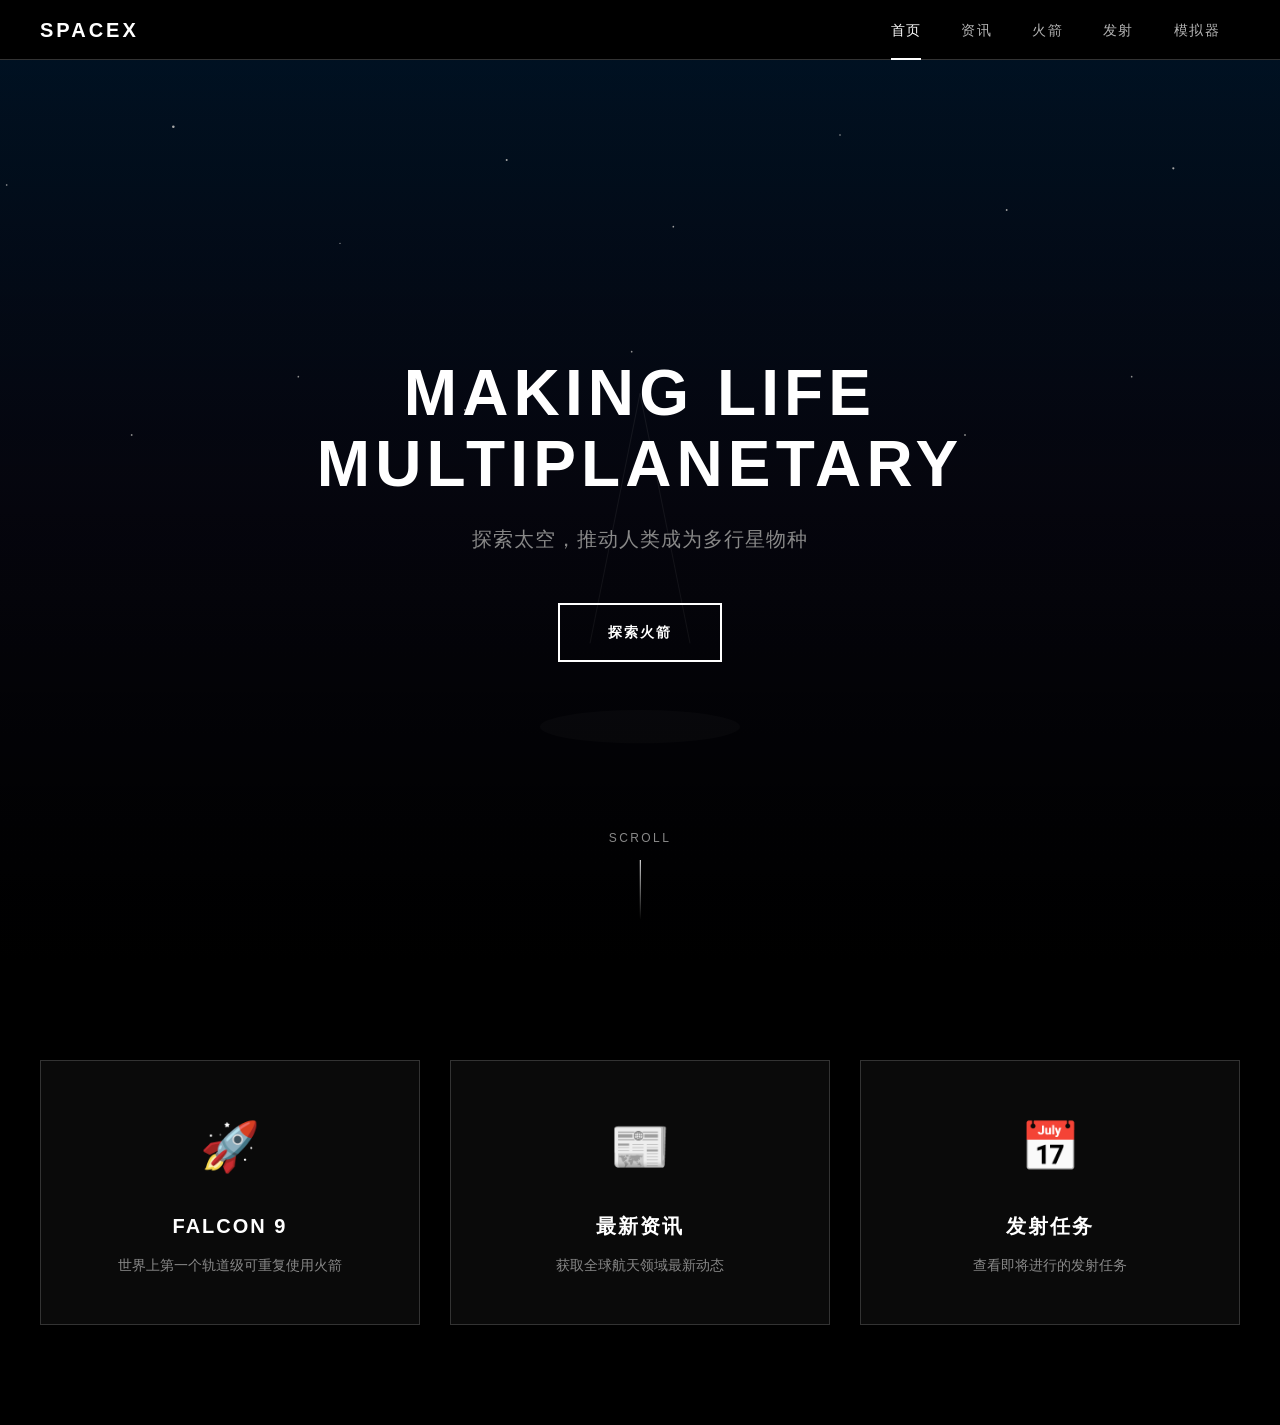
<file: SXE/spacex.html>
<!DOCTYPE html>
<html lang="zh-CN">
<head>
    <meta charset="UTF-8">
    <meta name="viewport" content="width=device-width, initial-scale=1.0, user-scalable=no">
    <meta name="theme-color" content="#000000">
    <title>SpaceX Explorer</title>
    <style>
/* ========================================
   SpaceX Explorer - 全局样式
   ======================================== */

/* CSS 变量 */
:root {
    --bg: #000000;
    --bg2: #0a0a0a;
    --bg3: #111111;
    --ink: #ffffff;
    --muted: #888888;
    --rule: #333333;
    --accent: #ffffff;
    --accent2: #cccccc;
    --success: #00ff88;
    --warning: #ffaa00;
    --danger: #ff4444;
    --font-main: 'Helvetica Neue', Helvetica, Arial, sans-serif;
    --font-mono: 'Courier New', monospace;
    --nav-height: 60px;
    --max-width: 1400px;
    --section-padding: 80px;
}

/* 重置 */
*, *::before, *::after {
    margin: 0;
    padding: 0;
    box-sizing: border-box;
}

html {
    font-size: 16px;
    scroll-behavior: smooth;
}

body {
    font-family: var(--font-main);
    background-color: var(--bg);
    color: var(--ink);
    line-height: 1.6;
    overflow-x: hidden;
    -webkit-font-smoothing: antialiased;
    -moz-osx-font-smoothing: grayscale;
}

/* 滚动条 */
::-webkit-scrollbar {
    width: 6px;
}

::-webkit-scrollbar-track {
    background: var(--bg);
}

::-webkit-scrollbar-thumb {
    background: var(--rule);
    border-radius: 3px;
}

::-webkit-scrollbar-thumb:hover {
    background: var(--muted);
}

/* 选择 */
::selection {
    background: var(--ink);
    color: var(--bg);
}

/* 链接 */
a {
    color: var(--ink);
    text-decoration: none;
    transition: opacity 0.3s ease;
}

a:hover {
    opacity: 0.7;
}

/* 按钮 */
button {
    font-family: var(--font-main);
    cursor: pointer;
    border: none;
    background: none;
    color: var(--ink);
    transition: all 0.3s ease;
}

/* 图片 */
img {
    max-width: 100%;
    height: auto;
    display: block;
}

/* ========================================
   导航栏
   ======================================== */
.navbar {
    position: fixed;
    top: 0;
    left: 0;
    right: 0;
    height: var(--nav-height);
    background: rgba(0, 0, 0, 0.9);
    backdrop-filter: blur(10px);
    -webkit-backdrop-filter: blur(10px);
    z-index: 1000;
    display: flex;
    align-items: center;
    justify-content: space-between;
    padding: 0 40px;
    border-bottom: 1px solid var(--rule);
}

.nav-brand .logo {
    font-size: 1.25rem;
    font-weight: 700;
    letter-spacing: 0.15em;
    color: var(--ink);
}

.nav-menu {
    display: flex;
    list-style: none;
    gap: 0;
}

.nav-link {
    display: block;
    padding: 0 20px;
    font-size: 0.875rem;
    font-weight: 400;
    letter-spacing: 0.1em;
    text-transform: uppercase;
    line-height: var(--nav-height);
    position: relative;
    opacity: 0.7;
    transition: opacity 0.3s ease;
}

.nav-link::after {
    content: '';
    position: absolute;
    bottom: 0;
    left: 20px;
    right: 20px;
    height: 2px;
    background: var(--ink);
    transform: scaleX(0);
    transition: transform 0.3s ease;
}

.nav-link:hover,
.nav-link.active {
    opacity: 1;
}

.nav-link.active::after {
    transform: scaleX(1);
}

/* 移动端菜单按钮 */
.nav-toggle {
    display: none;
    flex-direction: column;
    gap: 5px;
    padding: 5px;
}

.nav-toggle span {
    display: block;
    width: 24px;
    height: 2px;
    background: var(--ink);
    transition: all 0.3s ease;
}

/* ========================================
   主内容区
   ======================================== */
.app {
    padding-top: var(--nav-height);
    min-height: 100vh;
}

.module {
    display: none;
    opacity: 0;
    animation: fadeIn 0.5s ease forwards;
}

.module.active {
    display: block;
}

@keyframes fadeIn {
    from { opacity: 0; transform: translateY(20px); }
    to { opacity: 1; transform: translateY(0); }
}

/* 模块标题 */
.module-header {
    padding: 60px 40px 30px;
    max-width: var(--max-width);
    margin: 0 auto;
    display: flex;
    align-items: center;
    justify-content: space-between;
}

.module-title {
    font-size: 2.5rem;
    font-weight: 700;
    letter-spacing: 0.1em;
    text-transform: uppercase;
    line-height: 1.2;
}

.section-subtitle {
    font-size: 1.125rem;
    font-weight: 400;
    letter-spacing: 0.15em;
    text-transform: uppercase;
    color: var(--muted);
    margin-bottom: 24px;
}

/* CTA 按钮 */
.cta-button {
    display: inline-block;
    padding: 16px 48px;
    border: 2px solid var(--ink);
    font-size: 0.875rem;
    font-weight: 700;
    letter-spacing: 0.15em;
    text-transform: uppercase;
    margin-top: 32px;
    transition: all 0.3s ease;
}

.cta-button:hover {
    background: var(--ink);
    color: var(--bg);
    opacity: 1;
}

/* 刷新按钮 */
.refresh-btn {
    width: 40px;
    height: 40px;
    border: 1px solid var(--rule);
    border-radius: 50%;
    font-size: 1.25rem;
    display: flex;
    align-items: center;
    justify-content: center;
    transition: all 0.3s ease;
}

.refresh-btn:hover {
    border-color: var(--ink);
    transform: rotate(180deg);
}

.refresh-btn.spinning {
    animation: spin 1s linear infinite;
}

@keyframes spin {
    from { transform: rotate(0deg); }
    to { transform: rotate(360deg); }
}

/* 状态标签 */
.status-badge {
    display: inline-block;
    padding: 4px 12px;
    font-size: 0.75rem;
    font-weight: 700;
    letter-spacing: 0.1em;
    text-transform: uppercase;
    border-radius: 2px;
}

.status-upcoming {
    background: var(--warning);
    color: var(--bg);
}

.status-success {
    background: var(--success);
    color: var(--bg);
}

.status-failed {
    background: var(--danger);
    color: var(--ink);
}

/* ========================================
   首页模块样式
   ======================================== */

/* 英雄区域 */
.hero {
    position: relative;
    height: 100vh;
    min-height: 600px;
    display: flex;
    flex-direction: column;
    justify-content: center;
    align-items: center;
    text-align: center;
    background: 
        linear-gradient(to bottom, rgba(0,0,0,0.3) 0%, rgba(0,0,0,0.7) 100%),
        url("data:image/svg+xml;utf8,<svg xmlns='http://www.w3.org/2000/svg' viewBox='0 0 1920 1080'><defs><linearGradient id='g' x1='0' y1='0' x2='0' y2='1'><stop offset='0' stop-color='%23001830'/><stop offset='0.5' stop-color='%230a0a1a'/><stop offset='1' stop-color='%23000000'/></linearGradient></defs><rect width='1920' height='1080' fill='url(%23g)'/>%3Cg fill='%23ffffff'%3E%3Ccircle cx='200' cy='150' r='1'/%3E%3Ccircle cx='400' cy='80' r='1.5'/%3E%3Ccircle cx='600' cy='220' r='0.8'/%3E%3Ccircle cx='800' cy='120' r='1.2'/%3E%3Ccircle cx='1000' cy='200' r='1'/%3E%3Ccircle cx='1200' cy='90' r='0.9'/%3E%3Ccircle cx='1400' cy='180' r='1.1'/%3E%3Ccircle cx='1600' cy='130' r='1.3'/%3E%3Ccircle cx='1800' cy='250' r='1'/%3E%3Ccircle cx='150' cy='400' r='0.8'/%3E%3Ccircle cx='350' cy='450' r='1.1'/%3E%3Ccircle cx='550' cy='380' r='1'/%3E%3Ccircle cx='750' cy='420' r='1.2'/%3E%3Ccircle cx='950' cy='350' r='1'/%3E%3Ccircle cx='1150' cy='400' r='0.9'/%3E%3Ccircle cx='1350' cy='450' r='1.1'/%3E%3Ccircle cx='1550' cy='380' r='1'/%3E%3Ccircle cx='1750' cy='420' r='1'/%3E%3C/g><g stroke='%23ffffff' stroke-width='1' opacity='0.15'><line x1='960' y1='400' x2='900' y2='700'/><line x1='960' y1='400' x2='1020' y2='700'/></g><ellipse cx='960' cy='800' rx='120' ry='20' fill='%23ffffff' opacity='0.05'/></svg>") center/cover no-repeat;
    padding: 0 20px;
}

.hero-content {
    max-width: 900px;
    animation: fadeInUp 1s ease 0.3s both;
}

.hero-title {
    font-size: clamp(2rem, 6vw, 4rem);
    font-weight: 700;
    letter-spacing: 0.08em;
    line-height: 1.1;
    text-transform: uppercase;
    margin-bottom: 24px;
}

.hero-subtitle {
    font-size: clamp(1rem, 2vw, 1.25rem);
    color: var(--muted);
    letter-spacing: 0.05em;
    margin-bottom: 16px;
}

/* 滚动指示器 */
.hero-scroll {
    position: absolute;
    bottom: 40px;
    left: 50%;
    transform: translateX(-50%);
    display: flex;
    flex-direction: column;
    align-items: center;
    gap: 12px;
    animation: fadeIn 1s ease 1s both;
}

.scroll-text {
    font-size: 0.75rem;
    letter-spacing: 0.2em;
    color: var(--muted);
    text-transform: uppercase;
}

.scroll-line {
    width: 1px;
    height: 60px;
    background: linear-gradient(to bottom, var(--ink), transparent);
    animation: scrollPulse 2s ease-in-out infinite;
}

@keyframes scrollPulse {
    0%, 100% { opacity: 1; transform: scaleY(1); }
    50% { opacity: 0.5; transform: scaleY(0.7); }
}

@keyframes fadeInUp {
    from { opacity: 0; transform: translateY(40px); }
    to { opacity: 1; transform: translateY(0); }
}

/* 特色卡片区域 */
.home-features {
    display: grid;
    grid-template-columns: repeat(3, 1fr);
    gap: 30px;
    max-width: var(--max-width);
    margin: 0 auto;
    padding: 100px 40px;
}

.feature-card {
    background: var(--bg2);
    border: 1px solid var(--rule);
    padding: 48px 32px;
    text-align: center;
    cursor: pointer;
    transition: all 0.4s ease;
    position: relative;
    overflow: hidden;
}

.feature-card::before {
    content: '';
    position: absolute;
    top: 0;
    left: 0;
    right: 0;
    height: 3px;
    background: var(--ink);
    transform: scaleX(0);
    transition: transform 0.4s ease;
}

.feature-card:hover {
    border-color: var(--ink);
    transform: translateY(-8px);
}

.feature-card:hover::before {
    transform: scaleX(1);
}

.feature-icon {
    font-size: 3rem;
    margin-bottom: 24px;
}

.feature-card h3 {
    font-size: 1.25rem;
    font-weight: 700;
    letter-spacing: 0.1em;
    text-transform: uppercase;
    margin-bottom: 12px;
}

.feature-card p {
    font-size: 0.875rem;
    color: var(--muted);
    line-height: 1.6;
}

/* ========================================
   资讯模块样式
   ======================================== */

.news-container {
    max-width: var(--max-width);
    margin: 0 auto;
    padding: 0 40px 80px;
}

/* 头条新闻 */
.news-hero {
    position: relative;
    height: 400px;
    margin-bottom: 40px;
    overflow: hidden;
    cursor: pointer;
    border: 1px solid var(--rule);
}

.news-hero-image {
    width: 100%;
    height: 100%;
    object-fit: cover;
    transition: transform 0.6s ease;
}

.news-hero:hover .news-hero-image {
    transform: scale(1.05);
}

.news-hero-overlay {
    position: absolute;
    bottom: 0;
    left: 0;
    right: 0;
    padding: 60px 40px 40px;
    background: linear-gradient(to top, rgba(0,0,0,0.95) 0%, rgba(0,0,0,0.5) 60%, transparent 100%);
}

.news-hero-tag {
    display: inline-block;
    padding: 4px 12px;
    background: var(--ink);
    color: var(--bg);
    font-size: 0.7rem;
    font-weight: 700;
    letter-spacing: 0.15em;
    text-transform: uppercase;
    margin-bottom: 16px;
}

.news-hero-title {
    font-size: 1.75rem;
    font-weight: 700;
    letter-spacing: 0.05em;
    line-height: 1.3;
    margin-bottom: 12px;
}

.news-hero-meta {
    font-size: 0.8rem;
    color: var(--muted);
    letter-spacing: 0.05em;
}

/* 新闻网格 */
.news-grid {
    display: grid;
    grid-template-columns: repeat(3, 1fr);
    gap: 24px;
}

.news-card {
    background: var(--bg2);
    border: 1px solid var(--rule);
    overflow: hidden;
    cursor: pointer;
    transition: all 0.4s ease;
    animation: fadeInUp 0.5s ease both;
}

.news-card:nth-child(1) { animation-delay: 0.05s; }
.news-card:nth-child(2) { animation-delay: 0.1s; }
.news-card:nth-child(3) { animation-delay: 0.15s; }
.news-card:nth-child(4) { animation-delay: 0.2s; }
.news-card:nth-child(5) { animation-delay: 0.25s; }
.news-card:nth-child(6) { animation-delay: 0.3s; }

.news-card:hover {
    border-color: var(--ink);
    transform: translateY(-4px);
}

.news-card-image {
    width: 100%;
    height: 180px;
    object-fit: cover;
}

.news-card-content {
    padding: 24px;
}

.news-card-source {
    font-size: 0.7rem;
    font-weight: 700;
    letter-spacing: 0.15em;
    text-transform: uppercase;
    color: var(--muted);
    margin-bottom: 12px;
}

.news-card-title {
    font-size: 1rem;
    font-weight: 700;
    letter-spacing: 0.03em;
    line-height: 1.4;
    margin-bottom: 12px;
    display: -webkit-box;
    -webkit-line-clamp: 2;
    -webkit-box-orient: vertical;
    overflow: hidden;
}

.news-card-summary {
    font-size: 0.85rem;
    color: var(--muted);
    line-height: 1.5;
    display: -webkit-box;
    -webkit-line-clamp: 3;
    -webkit-box-orient: vertical;
    overflow: hidden;
}

.news-card-date {
    font-size: 0.75rem;
    color: var(--muted);
    margin-top: 16px;
    letter-spacing: 0.05em;
}

/* 离线模式：新闻图片背景（CSS 渐变代替外部图片） */
.news-hero-bg {
    position: absolute;
    top: 0;
    left: 0;
    right: 0;
    bottom: 0;
    transition: transform 0.6s ease;
}
.news-hero:hover .news-hero-bg { transform: scale(1.05); }

.news-card-image {
    width: 100%;
    height: 180px;
    position: relative;
}

.bg-gradient-starship {
    background:
        radial-gradient(ellipse at center top, #1a3a5c 0%, #0a0a1a 40%, #000 100%);
}
.bg-gradient-starlink::before,
.news-card-image::before {
    content: '';
    position: absolute;
    top: 10%;
    left: 50%;
    width: 3px;
    height: 50%;
    background: linear-gradient(to bottom, transparent, #fff, transparent);
    opacity: 0.3;
}

.bg-gradient-starlink {
    background: linear-gradient(135deg, #0a1a2c 0%, #1a3a5c 50%, #000 100%);
    position: relative;
}
.bg-gradient-starlink::after {
    content: '';
    position: absolute;
    inset: 0;
    background:
        radial-gradient(circle at 20% 30%, #fff 0.5px, transparent 1px),
        radial-gradient(circle at 60% 20%, #fff 0.5px, transparent 1px),
        radial-gradient(circle at 80% 50%, #fff 0.5px, transparent 1px),
        radial-gradient(circle at 40% 70%, #fff 0.5px, transparent 1px),
        radial-gradient(circle at 70% 80%, #fff 0.5px, transparent 1px);
    opacity: 0.3;
}

.bg-gradient-dragon {
    background: linear-gradient(180deg, #1a2a3a 0%, #2a3a4a 50%, #0a0a0a 100%);
    position: relative;
}
.bg-gradient-dragon::after {
    content: '';
    position: absolute;
    left: 50%;
    top: 20%;
    width: 40px;
    height: 70%;
    transform: translateX(-50%);
    background: linear-gradient(to bottom, rgba(255,255,255,0.15), rgba(255,255,255,0.05));
    border-radius: 50% 50% 30% 30% / 40% 40% 20% 20%;
}

.bg-gradient-sea {
    background:
        linear-gradient(to bottom, #1a2a3a 0%, #2a4a5c 40%, #0a1a2c 100%);
    position: relative;
}
.bg-gradient-sea::after {
    content: '';
    position: absolute;
    left: 0; right: 0;
    bottom: 30%;
    height: 2px;
    background: rgba(255,255,255,0.1);
}

.bg-gradient-moon {
    background:
        radial-gradient(ellipse at 70% 40%, #3a3a4a 0%, #1a1a2a 50%, #000 100%);
    position: relative;
}
.bg-gradient-moon::after {
    content: '';
    position: absolute;
    top: 30%;
    left: 65%;
    width: 50px;
    height: 50px;
    border-radius: 50%;
    background: radial-gradient(circle at 35% 35%, #ddd, #888);
    box-shadow: 0 0 20px rgba(255,255,255,0.2);
}

.bg-gradient-launch {
    background:
        linear-gradient(to bottom, #0a0a1a 0%, #1a1a2a 30%, #2a1a0a 70%, #1a0a0a 100%);
    position: relative;
    overflow: hidden;
}
.bg-gradient-launch::after {
    content: '';
    position: absolute;
    left: 50%;
    top: 30%;
    width: 4px;
    height: 60%;
    transform: translateX(-50%);
    background: linear-gradient(to bottom, rgba(255,200,100,0.6), rgba(255,100,50,0.2), transparent);
    filter: blur(2px);
}

.bg-gradient-default {
    background: linear-gradient(135deg, #0a1a2c 0%, #1a2a3a 50%, #000 100%);
    position: relative;
}

/* 新闻状态 */
.news-status {
    text-align: center;
    padding: 20px;
    font-size: 0.875rem;
    color: var(--muted);
}

.news-status.error {
    color: var(--danger);
}

.news-status.loading {
    color: var(--muted);
}

/* 骨架屏 */
.skeleton {
    background: linear-gradient(90deg, var(--bg2) 25%, var(--bg3) 50%, var(--bg2) 75%);
    background-size: 200% 100%;
    animation: skeletonLoading 1.5s ease infinite;
}

@keyframes skeletonLoading {
    0% { background-position: 200% 0; }
    100% { background-position: -200% 0; }
}

/* ========================================
   火箭模块样式
   ======================================== */

.rocket-selector {
    display: flex;
    justify-content: center;
    gap: 0;
    max-width: var(--max-width);
    margin: 0 auto 40px;
    padding: 0 40px;
    border-bottom: 1px solid var(--rule);
}

.rocket-tab {
    padding: 16px 32px;
    font-size: 0.875rem;
    font-weight: 700;
    letter-spacing: 0.1em;
    text-transform: uppercase;
    border-bottom: 2px solid transparent;
    margin-bottom: -1px;
    opacity: 0.5;
    transition: all 0.3s ease;
}

.rocket-tab:hover {
    opacity: 0.8;
}

.rocket-tab.active {
    opacity: 1;
    border-bottom-color: var(--ink);
}

.rocket-display {
    max-width: var(--max-width);
    margin: 0 auto;
    padding: 0 40px 80px;
}

.rocket-info {
    display: grid;
    grid-template-columns: 1fr 1fr;
    gap: 60px;
    align-items: start;
}

.rocket-visual {
    position: relative;
    min-height: 500px;
    display: flex;
    align-items: center;
    justify-content: center;
}

.rocket-svg-container {
    width: 100%;
    max-width: 300px;
}

.rocket-svg-container svg {
    width: 100%;
    height: auto;
}

.rocket-details h3 {
    font-size: 2rem;
    font-weight: 700;
    letter-spacing: 0.1em;
    text-transform: uppercase;
    margin-bottom: 8px;
}

.rocket-subtitle {
    font-size: 1rem;
    color: var(--muted);
    letter-spacing: 0.05em;
    margin-bottom: 40px;
}

.rocket-specs {
    display: grid;
    grid-template-columns: 1fr 1fr;
    gap: 24px;
}

.spec-item {
    border-bottom: 1px solid var(--rule);
    padding-bottom: 16px;
}

.spec-label {
    font-size: 0.75rem;
    font-weight: 700;
    letter-spacing: 0.15em;
    text-transform: uppercase;
    color: var(--muted);
    margin-bottom: 8px;
}

.spec-value {
    font-size: 1.5rem;
    font-weight: 700;
    letter-spacing: 0.05em;
}

.spec-detail {
    font-size: 0.875rem;
    color: var(--muted);
    margin-top: 4px;
}

.rocket-description {
    margin-top: 40px;
    font-size: 0.95rem;
    line-height: 1.8;
    color: var(--muted);
}

/* 火箭导航按钮 */
.rocket-nav {
    display: flex;
    justify-content: center;
    gap: 20px;
    margin-top: 40px;
}

.rocket-nav-btn {
    width: 48px;
    height: 48px;
    border: 1px solid var(--rule);
    border-radius: 50%;
    font-size: 1.25rem;
    display: flex;
    align-items: center;
    justify-content: center;
    transition: all 0.3s ease;
}

.rocket-nav-btn:hover {
    border-color: var(--ink);
    background: var(--ink);
    color: var(--bg);
}

/* ========================================
   发射模块样式
   ======================================== */

.launch-countdown-section {
    max-width: var(--max-width);
    margin: 0 auto;
    padding: 0 40px 60px;
    text-align: center;
}

.countdown-display {
    display: flex;
    justify-content: center;
    gap: 40px;
    margin-top: 30px;
}

.countdown-item {
    text-align: center;
}

.countdown-value {
    display: block;
    font-size: clamp(3rem, 8vw, 5rem);
    font-weight: 700;
    letter-spacing: 0.05em;
    line-height: 1;
    font-variant-numeric: tabular-nums;
}

.countdown-label {
    display: block;
    font-size: 0.875rem;
    font-weight: 700;
    letter-spacing: 0.2em;
    text-transform: uppercase;
    color: var(--muted);
    margin-top: 12px;
}

/* 发射列表 */
.launch-list-section {
    max-width: var(--max-width);
    margin: 0 auto;
    padding: 0 40px 80px;
}

.launch-list {
    display: flex;
    flex-direction: column;
    gap: 16px;
}

.launch-item {
    display: grid;
    grid-template-columns: auto 1fr auto auto;
    gap: 24px;
    align-items: center;
    padding: 24px 32px;
    background: var(--bg2);
    border: 1px solid var(--rule);
    transition: all 0.3s ease;
}

.launch-item:hover {
    border-color: var(--ink);
}

.launch-status {
    min-width: 100px;
    text-align: center;
}

.launch-info h4 {
    font-size: 1.125rem;
    font-weight: 700;
    letter-spacing: 0.05em;
    margin-bottom: 6px;
}

.launch-info p {
    font-size: 0.875rem;
    color: var(--muted);
}

.launch-date {
    text-align: right;
    font-size: 0.875rem;
    color: var(--muted);
    letter-spacing: 0.05em;
}

.launch-date .date-day {
    font-size: 1.5rem;
    font-weight: 700;
    color: var(--ink);
    display: block;
}

/* ========================================
   模拟器模块样式
   ======================================== */

.simulator-container {
    max-width: var(--max-width);
    margin: 0 auto;
    padding: 0 40px 80px;
}

/* 组装区域 */
.assembly-section {
    margin-bottom: 40px;
}

.assembly-area {
    display: grid;
    grid-template-columns: 200px 1fr;
    gap: 40px;
    min-height: 500px;
}

.parts-panel {
    background: var(--bg2);
    border: 1px solid var(--rule);
    padding: 24px;
    display: flex;
    flex-direction: column;
    gap: 16px;
}

.rocket-part {
    width: 100%;
    height: 60px;
    background: var(--bg3);
    border: 2px solid var(--rule);
    display: flex;
    align-items: center;
    justify-content: center;
    font-size: 0.8rem;
    font-weight: 700;
    letter-spacing: 0.1em;
    text-transform: uppercase;
    cursor: grab;
    transition: all 0.3s ease;
    user-select: none;
    touch-action: none;
}

.rocket-part:hover {
    border-color: var(--ink);
    background: var(--bg);
}

.rocket-part.dragging-ghost {
    opacity: 0.95;
    cursor: grabbing;
    z-index: 9999;
    position: fixed;
    box-shadow: 0 15px 40px rgba(0, 255, 136, 0.3), 0 0 0 2px rgba(0, 255, 136, 0.6);
    transform: scale(1.08) rotate(-1deg);
    pointer-events: none;
    border-color: #00ff88 !important;
}

.rocket-part.placed {
    border-color: var(--success);
    background: rgba(0, 255, 136, 0.15);
    cursor: default;
    color: var(--success);
}

.rocket-part.auto-place {
    animation: pulseGreen 0.6s ease;
}

@keyframes pulseGreen {
    0% { transform: scale(1); box-shadow: 0 0 0 0 rgba(0, 255, 136, 0.7); }
    50% { transform: scale(1.1); box-shadow: 0 0 0 10px rgba(0, 255, 136, 0); }
    100% { transform: scale(1); box-shadow: none; }
}

.rocket-assembly-slot {
    background: var(--bg2);
    border: 2px dashed var(--rule);
    position: relative;
    display: flex;
    flex-direction: column;
    align-items: center;
    justify-content: center;
    padding: 30px;
    min-height: 500px;
    gap: 6px;
}

.rocket-assembly-slot.drag-over {
    border-color: var(--ink);
    background: rgba(255, 255, 255, 0.03);
}

.assembly-slot {
    width: 120px;
    height: 50px;
    border: 2px dashed var(--rule);
    display: flex;
    align-items: center;
    justify-content: center;
    font-size: 0.65rem;
    font-weight: 700;
    color: var(--muted);
    letter-spacing: 0.15em;
    text-transform: uppercase;
    opacity: 0.6;
    transition: all 0.3s ease;
}

.assembly-slot.drag-over {
    border-color: var(--success);
    opacity: 1;
    transform: scale(1.1);
}

.assembly-slot.filled {
    border: none;
    padding: 0;
    opacity: 1;
    height: 60px;
}

.assembly-progress {
    display: flex;
    align-items: center;
    gap: 20px;
    margin-top: 24px;
}

.progress-bar {
    flex: 1;
    height: 8px;
    background: var(--bg2);
    border-radius: 4px;
    overflow: hidden;
}

.progress-fill {
    height: 100%;
    width: 0%;
    background: var(--ink);
    border-radius: 4px;
    transition: width 0.5s ease;
}

.progress-text {
    font-size: 0.875rem;
    font-weight: 700;
    letter-spacing: 0.1em;
    min-width: 80px;
    text-align: right;
}

/* 发射台场景 */
.launchpad-section {
    text-align: center;
}

.launchpad-canvas-container {
    position: relative;
    width: 100%;
    height: 500px;
    background: linear-gradient(to bottom, #000000 0%, #0a0a1a 50%, #1a0a0a 100%);
    border: 1px solid var(--rule);
    overflow: hidden;
}

#launchpadCanvas {
    width: 100%;
    height: 100%;
}

.flight-data {
    position: absolute;
    top: 20px;
    left: 20px;
    display: flex;
    gap: 30px;
    background: rgba(0, 0, 0, 0.7);
    padding: 16px 24px;
    border: 1px solid var(--rule);
}

.data-item {
    text-align: center;
}

.data-label {
    display: block;
    font-size: 0.7rem;
    font-weight: 700;
    letter-spacing: 0.15em;
    text-transform: uppercase;
    color: var(--muted);
    margin-bottom: 6px;
}

.data-value {
    display: block;
    font-size: 1.25rem;
    font-weight: 700;
    letter-spacing: 0.05em;
    font-variant-numeric: tabular-nums;
}

.launch-controls {
    display: flex;
    justify-content: center;
    gap: 20px;
    margin-top: 30px;
}

.launch-btn {
    padding: 16px 64px;
    background: var(--ink);
    color: var(--bg);
    font-size: 1rem;
    font-weight: 700;
    letter-spacing: 0.2em;
    text-transform: uppercase;
    transition: all 0.3s ease;
}

.launch-btn:hover {
    background: var(--muted);
}

.launch-btn:disabled {
    opacity: 0.5;
    cursor: not-allowed;
}

.reset-btn {
    padding: 16px 48px;
    border: 2px solid var(--rule);
    font-size: 1rem;
    font-weight: 700;
    letter-spacing: 0.15em;
    text-transform: uppercase;
    transition: all 0.3s ease;
}

.reset-btn:hover {
    border-color: var(--ink);
}

.countdown-timer {
    font-size: clamp(2rem, 5vw, 4rem);
    font-weight: 700;
    letter-spacing: 0.1em;
    margin-top: 24px;
    font-variant-numeric: tabular-nums;
    min-height: 80px;
    display: flex;
    align-items: center;
    justify-content: center;
}

/* ========================================
   响应式设计
   ======================================== */

/* 平板 */
@media (max-width: 1024px) {
    .home-features {
        grid-template-columns: repeat(2, 1fr);
    }

    .news-grid {
        grid-template-columns: repeat(2, 1fr);
    }

    .rocket-info {
        grid-template-columns: 1fr;
        gap: 40px;
    }

    .rocket-visual {
        min-height: 300px;
    }

    .rocket-specs {
        grid-template-columns: repeat(2, 1fr);
    }

    .launch-item {
        grid-template-columns: 1fr;
        gap: 12px;
        text-align: center;
    }

    .launch-status {
        order: -1;
    }

    .launch-date {
        text-align: center;
    }

    .assembly-area {
        grid-template-columns: 1fr;
    }

    .parts-panel {
        flex-direction: row;
        flex-wrap: wrap;
        justify-content: center;
    }

    .rocket-part {
        width: 140px;
    }
}

/* 手机横屏 */
@media (max-width: 768px) {
    .navbar {
        padding: 0 20px;
    }

    .nav-toggle {
        display: flex;
    }

    .nav-menu {
        position: fixed;
        top: var(--nav-height);
        left: 0;
        right: 0;
        background: rgba(0, 0, 0, 0.98);
        flex-direction: column;
        align-items: center;
        padding: 20px 0;
        border-bottom: 1px solid var(--rule);
        transform: translateY(-100%);
        opacity: 0;
        pointer-events: none;
        transition: all 0.3s ease;
    }

    .nav-menu.open {
        transform: translateY(0);
        opacity: 1;
        pointer-events: all;
    }

    .nav-link {
        padding: 16px 20px;
        font-size: 1rem;
    }

    .module-header {
        padding: 40px 20px 20px;
    }

    .module-title {
        font-size: 1.75rem;
    }

    .home-features {
        grid-template-columns: 1fr;
        padding: 60px 20px;
    }

    .news-container {
        padding: 0 20px 60px;
    }

    .news-grid {
        grid-template-columns: 1fr;
    }

    .news-hero {
        height: 300px;
    }

    .news-hero-overlay {
        padding: 40px 20px 20px;
    }

    .news-hero-title {
        font-size: 1.25rem;
    }

    .rocket-selector {
        flex-wrap: wrap;
        padding: 0 20px;
    }

    .rocket-tab {
        padding: 12px 20px;
        font-size: 0.75rem;
    }

    .rocket-display {
        padding: 0 20px 60px;
    }

    .rocket-specs {
        grid-template-columns: 1fr;
    }

    .countdown-display {
        gap: 20px;
    }

    .countdown-value {
        font-size: 2.5rem;
    }

    .launch-countdown-section,
    .launch-list-section {
        padding: 0 20px 40px;
    }

    .simulator-container {
        padding: 0 20px 60px;
    }

    .launchpad-canvas-container {
        height: 350px;
    }

    .flight-data {
        flex-direction: column;
        gap: 12px;
        padding: 12px 16px;
    }

    .launch-controls {
        flex-direction: column;
        align-items: center;
    }

    .launch-btn,
    .reset-btn {
        width: 100%;
        max-width: 300px;
    }
}

/* 手机竖屏 */
@media (max-width: 480px) {
    .hero-title {
        font-size: 2rem;
    }

    .countdown-display {
        gap: 12px;
    }

    .countdown-value {
        font-size: 2rem;
    }

    .countdown-label {
        font-size: 0.7rem;
    }

    .feature-card {
        padding: 32px 24px;
    }

    .rocket-tab {
        padding: 10px 14px;
        font-size: 0.7rem;
    }

    .spec-value {
        font-size: 1.25rem;
    }
}

/* ========================================
   通用动画
   ======================================== */

@keyframes fadeIn {
    from { opacity: 0; }
    to { opacity: 1; }
}

@keyframes fadeInUp {
    from { opacity: 0; transform: translateY(30px); }
    to { opacity: 1; transform: translateY(0); }
}

@keyframes fadeInDown {
    from { opacity: 0; transform: translateY(-30px); }
    to { opacity: 1; transform: translateY(0); }
}

@keyframes slideInLeft {
    from { opacity: 0; transform: translateX(-50px); }
    to { opacity: 1; transform: translateX(0); }
}

@keyframes slideInRight {
    from { opacity: 0; transform: translateX(50px); }
    to { opacity: 1; transform: translateX(0); }
}

@keyframes scaleIn {
    from { opacity: 0; transform: scale(0.9); }
    to { opacity: 1; transform: scale(1); }
}

@keyframes pulse {
    0%, 100% { opacity: 1; }
    50% { opacity: 0.5; }
}

@keyframes shimmer {
    0% { background-position: -200% 0; }
    100% { background-position: 200% 0; }
}

@keyframes float {
    0%, 100% { transform: translateY(0); }
    50% { transform: translateY(-10px); }
}

@keyframes rotate {
    from { transform: rotate(0deg); }
    to { transform: rotate(360deg); }
}

@keyframes blink {
    0%, 100% { opacity: 1; }
    50% { opacity: 0; }
}

@keyframes countdownPulse {
    0% { transform: scale(1); }
    50% { transform: scale(1.1); }
    100% { transform: scale(1); }
}

.animate-fadeIn { animation: fadeIn 0.5s ease both; }
.animate-fadeInUp { animation: fadeInUp 0.6s ease both; }
.animate-fadeInDown { animation: fadeInDown 0.6s ease both; }
.animate-slideInLeft { animation: slideInLeft 0.6s ease both; }
.animate-slideInRight { animation: slideInRight 0.6s ease both; }
.animate-scaleIn { animation: scaleIn 0.5s ease both; }
.animate-pulse { animation: pulse 2s ease-in-out infinite; }
.animate-float { animation: float 3s ease-in-out infinite; }
    </style>
</head>
<body>
    <!-- 导航栏 -->
    <nav id="navbar" class="navbar">
        <div class="nav-brand">
            <span class="logo">SPACEX</span>
        </div>
        <button class="nav-toggle" id="navToggle" aria-label="菜单">
            <span></span>
            <span></span>
            <span></span>
        </button>
        <ul class="nav-menu" id="navMenu">
            <li><a href="#home" class="nav-link active" data-module="home">首页</a></li>
            <li><a href="#news" class="nav-link" data-module="news">资讯</a></li>
            <li><a href="#rockets" class="nav-link" data-module="rockets">火箭</a></li>
            <li><a href="#launches" class="nav-link" data-module="launches">发射</a></li>
            <li><a href="#simulator" class="nav-link" data-module="simulator">模拟器</a></li>
        </ul>
    </nav>

    <!-- 主内容区 -->
    <main id="app" class="app">
        <!-- 首页模块 -->
        <section id="home" class="module active">
            <div class="hero">
                <div class="hero-content">
                    <h1 class="hero-title">MAKING LIFE<br>MULTIPLANETARY</h1>
                    <p class="hero-subtitle">探索太空，推动人类成为多行星物种</p>
                    <a href="#rockets" class="cta-button">探索火箭</a>
                </div>
                <div class="hero-scroll">
                    <span class="scroll-text">SCROLL</span>
                    <div class="scroll-line"></div>
                </div>
            </div>
            <div class="home-features">
                <div class="feature-card" onclick="location.hash='rockets'">
                    <div class="feature-icon">&#128640;</div>
                    <h3>FALCON 9</h3>
                    <p>世界上第一个轨道级可重复使用火箭</p>
                </div>
                <div class="feature-card" onclick="location.hash='news'">
                    <div class="feature-icon">&#128240;</div>
                    <h3>最新资讯</h3>
                    <p>获取全球航天领域最新动态</p>
                </div>
                <div class="feature-card" onclick="location.hash='launches'">
                    <div class="feature-icon">&#128197;</div>
                    <h3>发射任务</h3>
                    <p>查看即将进行的发射任务</p>
                </div>
            </div>
        </section>

        <!-- 资讯模块 -->
        <section id="news" class="module">
            <div class="module-header">
                <h2 class="module-title">最新资讯</h2>
                <button class="refresh-btn" id="refreshNews" title="刷新资讯">&#x21bb;</button>
            </div>
            <div class="news-container">
                <div class="news-hero" id="newsHero"></div>
                <div class="news-grid" id="newsGrid"></div>
            </div>
            <div class="news-status" id="newsStatus"></div>
        </section>

        <!-- 火箭模块 -->
        <section id="rockets" class="module">
            <div class="module-header">
                <h2 class="module-title">火箭家族</h2>
            </div>
            <div class="rocket-selector">
                <button class="rocket-tab active" data-rocket="falcon9">FALCON 9</button>
                <button class="rocket-tab" data-rocket="falconHeavy">FALCON HEAVY</button>
                <button class="rocket-tab" data-rocket="starship">STARSHIP</button>
                <button class="rocket-tab" data-rocket="dragon">DRAGON</button>
            </div>
            <div class="rocket-display" id="rocketDisplay"></div>
        </section>

        <!-- 发射模块 -->
        <section id="launches" class="module">
            <div class="module-header">
                <h2 class="module-title">发射任务</h2>
            </div>
            <div class="launch-countdown-section">
                <h3 class="section-subtitle">下一次发射</h3>
                <div class="countdown-display" id="countdownDisplay">
                    <div class="countdown-item">
                        <span class="countdown-value" id="cdDays">00</span>
                        <span class="countdown-label">DAYS</span>
                    </div>
                    <div class="countdown-item">
                        <span class="countdown-value" id="cdHours">00</span>
                        <span class="countdown-label">HOURS</span>
                    </div>
                    <div class="countdown-item">
                        <span class="countdown-value" id="cdMinutes">00</span>
                        <span class="countdown-label">MINUTES</span>
                    </div>
                    <div class="countdown-item">
                        <span class="countdown-value" id="cdSeconds">00</span>
                        <span class="countdown-label">SECONDS</span>
                    </div>
                </div>
            </div>
            <div class="launch-list-section">
                <h3 class="section-subtitle">任务列表</h3>
                <div class="launch-list" id="launchList"></div>
            </div>
        </section>

        <!-- 模拟器模块 -->
        <section id="simulator" class="module">
            <div class="module-header">
                <h2 class="module-title">火箭模拟器</h2>
            </div>
            <div class="simulator-container">
                <div class="assembly-section" id="assemblySection">
                    <h3 class="section-subtitle">火箭组装</h3>
                    <div class="assembly-area">
                        <div class="parts-panel" id="partsPanel"></div>
                        <div class="rocket-assembly-slot" id="rocketAssemblySlot"></div>
                    </div>
                    <div class="assembly-progress">
                        <div class="progress-bar">
                            <div class="progress-fill" id="assemblyProgress"></div>
                        </div>
                        <span class="progress-text" id="assemblyProgressText">0/6 部件</span>
                    </div>
                </div>
                <div class="launchpad-section" id="launchpadSection" style="display:none;">
                    <div class="launchpad-canvas-container">
                        <canvas id="launchpadCanvas"></canvas>
                        <div class="flight-data" id="flightData">
                            <div class="data-item">
                                <span class="data-label">速度</span>
                                <span class="data-value" id="flightSpeed">0 km/h</span>
                            </div>
                            <div class="data-item">
                                <span class="data-label">高度</span>
                                <span class="data-value" id="flightAltitude">0 m</span>
                            </div>
                            <div class="data-item">
                                <span class="data-label">推力</span>
                                <span class="data-value" id="flightThrust">0 kN</span>
                            </div>
                        </div>
                    </div>
                    <div class="launch-controls">
                        <button class="launch-btn" id="launchBtn">发射</button>
                        <button class="reset-btn" id="resetBtn">重置</button>
                    </div>
                    <div class="countdown-timer" id="simCountdown"></div>
                </div>
            </div>
        </section>
    </main>

    <script>
// ========================================
// 平台检测与适配
// ========================================
const Platform = {
    isDesktop: () => typeof window.__TAURI__ !== 'undefined',
    isAndroid: () => typeof window.Capacitor !== 'undefined',
    isWeb: () => !Platform.isDesktop() && !Platform.isAndroid(),
    isTouch: () => 'ontouchstart' in window || navigator.maxTouchPoints > 0,

    init() {
        if (this.isDesktop()) document.body.classList.add('platform-desktop');
        else if (this.isAndroid()) document.body.classList.add('platform-android');
        else document.body.classList.add('platform-web');
        if (this.isTouch()) document.body.classList.add('platform-touch');
        if (this.isDesktop()) document.addEventListener('contextmenu', e => e.preventDefault());
    }
};

// ========================================
// 本地缓存管理
// ========================================
class CacheManager {
    constructor(options = {}) {
        this.ttl = options.ttl || 5 * 60 * 1000;
        this.prefix = options.prefix || 'spacex_';
    }
    get(key) {
        try {
            const item = localStorage.getItem(this.prefix + key);
            if (!item) return null;
            const { data, timestamp } = JSON.parse(item);
            if (Date.now() - timestamp > this.ttl) { this.remove(key); return null; }
            return data;
        } catch (e) { return null; }
    }
    set(key, data) {
        try { localStorage.setItem(this.prefix + key, JSON.stringify({ data, timestamp: Date.now() })); } catch (e) {}
    }
    remove(key) { try { localStorage.removeItem(this.prefix + key); } catch (e) {} }
}
const appCache = new CacheManager({ ttl: 5 * 60 * 1000 });

// ========================================
// Spaceflight News API 封装
// ========================================
class SpaceflightNewsAPI {
    constructor() {
        this.baseURL = null; // 离线模式：不使用 API
        this.cache = appCache;
    }
    async getArticles(limit = 10) {
        // 离线模式：直接返回静态数据
        return this.getFallbackData();
    }
    getFallbackData() {
        return {
            results: [
                { id: 1, title: 'SpaceX 星舰完成最新飞行测试', summary: 'SpaceX 的星舰在德克萨斯州博卡奇卡发射场完成了最新的飞行测试，取得了重要的技术突破。', url: '#', image_url: 'gradient-starship', published_at: new Date().toISOString(), news_site: 'SpaceX' },
                { id: 2, title: 'Falcon 9 成功发射新一代星链卫星', summary: 'SpaceX 使用 Falcon 9 火箭成功将最新一批星链卫星送入轨道，进一步扩展全球互联网覆盖。', url: '#', image_url: 'gradient-starlink', published_at: new Date(Date.now() - 86400000).toISOString(), news_site: 'SpaceX' },
                { id: 3, title: 'NASA 与 SpaceX 签署新的载人航天合同', summary: 'NASA 与 SpaceX 签署了新的商业载人航天合同，将继续使用龙飞船运送宇航员往返国际空间站。', url: '#', image_url: 'gradient-dragon', published_at: new Date(Date.now() - 172800000).toISOString(), news_site: 'NASA' },
                { id: 4, title: 'SpaceX 海上回收平台完成升级', summary: 'SpaceX 的自主海上无人机回收平台完成了最新升级，将支持更重载荷的火箭回收任务。', url: '#', image_url: 'gradient-sea', published_at: new Date(Date.now() - 259200000).toISOString(), news_site: 'SpaceX' },
                { id: 5, title: '星舰月球着陆器通过关键设计评审', summary: 'SpaceX 为 NASA 阿尔忒弥斯计划开发的星舰月球着陆器通过了关键设计评审，标志着项目进入新阶段。', url: '#', image_url: 'gradient-moon', published_at: new Date(Date.now() - 345600000).toISOString(), news_site: 'NASA' },
                { id: 6, title: 'SpaceX 发射频率创历史新高', summary: 'SpaceX 在2024年实现了创纪录的发射频率，平均每几天就有一次发射任务，展示了强大的运营能力。', url: '#', image_url: 'gradient-launch', published_at: new Date(Date.now() - 432000000).toISOString(), news_site: 'SpaceX' }
            ]
        };
    }
}
const newsAPI = new SpaceflightNewsAPI();

// ========================================
// 前端路由系统
// ========================================
class Router {
    constructor() {
        this.routes = {};
        this.currentModule = null;
        this.beforeHooks = [];
        this.afterHooks = [];
    }
    register(path, moduleName, options = {}) {
        this.routes[path] = { module: moduleName, onEnter: options.onEnter || null, onLeave: options.onLeave || null };
    }
    navigate(path) { window.location.hash = path; }
    getCurrentPath() { return window.location.hash.slice(1) || 'home'; }
    async resolve() {
        const path = this.getCurrentPath();
        const route = this.routes[path] || this.routes['home'];
        if (!route) return;
        for (const hook of this.beforeHooks) { const result = await hook(path, this.currentModule); if (result === false) return; }
        if (this.currentModule && this.routes[this.currentModule]?.onLeave) this.routes[this.currentModule].onLeave();
        document.querySelectorAll('.module').forEach(mod => mod.classList.remove('active'));
        const targetModule = document.getElementById(route.module);
        if (targetModule) { targetModule.classList.add('active'); window.scrollTo(0, 0); }
        document.querySelectorAll('.nav-link').forEach(link => {
            link.classList.remove('active');
            if (link.getAttribute('href') === '#' + path) link.classList.add('active');
        });
        if (route.onEnter) route.onEnter();
        this.currentModule = path;
        for (const hook of this.afterHooks) hook(path, route.module);
    }
    init() {
        window.addEventListener('hashchange', () => this.resolve());
        window.addEventListener('load', () => this.resolve());
    }
}
const router = new Router();

// ========================================
// 键盘快捷键管理
// ========================================
class KeyboardManager {
    constructor() { this.shortcuts = {}; this.enabled = true; }
    register(key, callback, options = {}) {
        this.shortcuts[key.toLowerCase()] = { callback, ctrl: options.ctrl || false, shift: options.shift || false, alt: options.alt || false, preventDefault: options.preventDefault !== false };
    }
    handle(event) {
        if (!this.enabled) return;
        const key = event.key.toLowerCase();
        const shortcut = this.shortcuts[key];
        if (!shortcut) return;
        if (shortcut.ctrl && !event.ctrlKey) return;
        if (shortcut.shift && !event.shiftKey) return;
        if (shortcut.alt && !event.altKey) return;
        if (shortcut.preventDefault) event.preventDefault();
        shortcut.callback(event);
    }
    init() { document.addEventListener('keydown', (e) => this.handle(e)); }
}
const keyboard = new KeyboardManager();

// ========================================
// 首页模块
// ========================================
const HomeModule = {
    init() { console.log('Home module initialized'); }
};

// ========================================
// 资讯模块
// ========================================
const NewsModule = {
    autoRefreshInterval: null,
    refreshInterval: 5 * 60 * 1000,
    init() { this.bindEvents(); this.loadNews(); this.startAutoRefresh(); },
    bindEvents() {
        const refreshBtn = document.getElementById('refreshNews');
        if (refreshBtn) refreshBtn.addEventListener('click', () => this.loadNews(true));
    },
    startAutoRefresh() {
        this.autoRefreshInterval = setInterval(() => { if (router.getCurrentPath() === 'news') this.loadNews(); }, this.refreshInterval);
    },
    stopAutoRefresh() { if (this.autoRefreshInterval) { clearInterval(this.autoRefreshInterval); this.autoRefreshInterval = null; } },
    async loadNews(force = false) {
        const refreshBtn = document.getElementById('refreshNews');
        const statusEl = document.getElementById('newsStatus');
        if (refreshBtn) refreshBtn.classList.add('spinning');
        if (statusEl) { statusEl.textContent = '加载中...'; statusEl.className = 'news-status loading'; }
        try {
            const data = await newsAPI.getArticles(7);
            this.renderNews(data.results || data);
            if (statusEl) { statusEl.textContent = `最后更新: ${new Date().toLocaleTimeString()}`; statusEl.className = 'news-status'; }
        } catch (error) {
            if (statusEl) { statusEl.textContent = '加载失败，显示备用数据'; statusEl.className = 'news-status error'; }
        } finally { if (refreshBtn) refreshBtn.classList.remove('spinning'); }
    },
    renderNews(articles) {
        const heroEl = document.getElementById('newsHero');
        const gridEl = document.getElementById('newsGrid');
        if (!articles || articles.length === 0) return;
        const hero = articles[0];
        if (heroEl) {
            heroEl.innerHTML = `<div class="news-hero-bg bg-${hero.image_url || 'default'}"></div><div class="news-hero-overlay"><span class="news-hero-tag">头条</span><h3 class="news-hero-title">${hero.title}</h3><p class="news-hero-meta">${hero.news_site || 'SpaceX'} · ${this.formatDate(hero.published_at)}</p></div>`;
            heroEl.onclick = () => window.open(hero.url, '_blank');
        }
        const cards = articles.slice(1, 7);
        if (gridEl) {
            gridEl.innerHTML = cards.map((article, index) => `<div class="news-card" style="animation-delay: ${index * 0.05}s"><div class="news-card-image bg-${article.image_url || 'default'}"></div><div class="news-card-content"><div class="news-card-source">${article.news_site || 'SpaceX'}</div><h4 class="news-card-title">${article.title}</h4><p class="news-card-summary">${article.summary || ''}</p><div class="news-card-date">${this.formatDate(article.published_at)}</div></div></div>`).join('');
            gridEl.querySelectorAll('.news-card').forEach((card, index) => card.addEventListener('click', () => window.open(cards[index].url, '_blank')));
        }
    },
    formatDate(dateString) {
        if (!dateString) return '';
        const date = new Date(dateString);
        const now = new Date();
        const diff = now - date;
        if (diff < 3600000) { const minutes = Math.floor(diff / 60000); return minutes < 1 ? '刚刚' : `${minutes}分钟前`; }
        if (diff < 86400000) return `${Math.floor(diff / 3600000)}小时前`;
        return date.toLocaleDateString('zh-CN', { year: 'numeric', month: 'long', day: 'numeric' });
    }
};

// ========================================
// 火箭模块
// ========================================
const RocketModule = {
    currentRocket: 'falcon9',
    rocketOrder: ['falcon9', 'falconHeavy', 'starship', 'dragon'],
    rocketsData: null,
    async init() { this.rocketsData = this.getFallbackData(); this.bindEvents(); this.renderRocket(this.currentRocket); },
    getFallbackData() {
        return {
            falcon9: { name: 'FALCON 9', subtitle: '世界上第一个轨道级可重复使用火箭', description: 'Falcon 9 是一种两级火箭，由 SpaceX 设计和制造，用于将人员和载荷可靠、安全地运送到地球轨道及更远的地方。Falcon 9 是世界上第一个轨道级可重复使用火箭，使 SpaceX 能够多次使用火箭的最昂贵部件，从而降低了进入太空的成本。', specs: [{ label: '高度', value: '70 米', detail: '229.6 英尺' }, { label: '直径', value: '3.7 米', detail: '12 英尺' }, { label: '质量', value: '549 吨', detail: '1,210,000 磅' }, { label: 'LEO 运力', value: '22,800 千克', detail: '50,265 磅' }, { label: 'GTO 运力', value: '8,300 千克', detail: '18,300 磅' }, { label: '起飞推力', value: '7,600 千牛', detail: '1,710,000 磅力' }], stages: '2', engines: '9 x Merlin 1D + 1 x Merlin Vacuum', firstFlight: '2010年6月4日', reusability: '一级助推器可重复使用' },
            falconHeavy: { name: 'FALCON HEAVY', subtitle: '现役最强大的运载火箭', description: 'Falcon Heavy 是目前在役的最强大的运载火箭。它由三个 Falcon 9 九引擎核心组成，其 27 台 Merlin 引擎共同产生超过 500 万磅的推力，相当于大约 18 架 747 飞机。', specs: [{ label: '高度', value: '70 米', detail: '229.6 英尺' }, { label: '直径', value: '3.7 米', detail: '12 英尺' }, { label: '质量', value: '1,420 吨', detail: '3,130,000 磅' }, { label: 'LEO 运力', value: '63,800 千克', detail: '140,660 磅' }, { label: 'GTO 运力', value: '26,700 千克', detail: '58,860 磅' }, { label: '起飞推力', value: '22,819 千牛', detail: '5,130,000 磅力' }], stages: '2', engines: '27 x Merlin 1D + 1 x Merlin Vacuum', firstFlight: '2018年2月6日', reusability: '两侧助推器和中心核心可重复使用' },
            starship: { name: 'STARSHIP', subtitle: '下一代完全可重复使用运输系统', description: 'Starship 是 SpaceX 正在开发的下一代完全可重复使用运输系统，旨在将船员和货物运送到地球轨道、月球、火星及更远的地方。Starship 将成为世界上有史以来最强大的运载火箭，能够将超过 100 公吨的载荷运送到地球轨道。', specs: [{ label: '高度', value: '121 米', detail: '397 英尺' }, { label: '直径', value: '9 米', detail: '30 英尺' }, { label: '质量', value: '5,000 吨', detail: '11,000,000 磅' }, { label: 'LEO 运力', value: '150,000 千克', detail: '330,000 磅' }, { label: '推力', value: '72,000 千牛', detail: '16,000,000 磅力' }, { label: '发动机', value: '33 + 6', detail: 'Raptor 发动机' }], stages: '2', engines: '33 x Raptor (Super Heavy) + 6 x Raptor (Starship)', firstFlight: '2023年4月20日', reusability: '完全可重复使用' },
            dragon: { name: 'DRAGON', subtitle: '首个将人类送往空间站的商业航天器', description: 'Dragon 是一种自由飞行的航天器，设计用于将货物和人员运送到轨道目的地。Dragon 是目前唯一能够将大量货物运回地球的运营航天器，也是首个将人类送往国际空间站的商业航天器。', specs: [{ label: '高度', value: '8.1 米', detail: '26.6 英尺' }, { label: '直径', value: '4 米', detail: '13 英尺' }, { label: '胶囊体积', value: '9.3 立方米', detail: '328 立方英尺' }, { label: '货物容量', value: '6,000 千克', detail: '13,228 磅' }, { label: '返回容量', value: '3,000 千克', detail: '6,614 磅' }, { label: '人员容量', value: '7 人', detail: '宇航员' }], stages: 'N/A', engines: '16 x Draco + 8 x SuperDraco', firstFlight: '2010年12月8日', reusability: '胶囊可重复使用' }
        };
    },
    bindEvents() {
        document.querySelectorAll('.rocket-tab').forEach(tab => {
            tab.addEventListener('click', () => this.switchRocket(tab.dataset.rocket));
        });
    },
    switchRocket(rocket) {
        if (!this.rocketsData[rocket]) return;
        this.currentRocket = rocket;
        document.querySelectorAll('.rocket-tab').forEach(tab => tab.classList.toggle('active', tab.dataset.rocket === rocket));
        this.renderRocket(rocket);
    },
    renderRocket(rocket) {
        const data = this.rocketsData[rocket];
        if (!data) return;
        const display = document.getElementById('rocketDisplay');
        if (!display) return;
        display.innerHTML = `<div class="rocket-info"><div class="rocket-visual">${this.getRocketSVG(rocket)}</div><div class="rocket-details"><h3>${data.name}</h3><p class="rocket-subtitle">${data.subtitle}</p><div class="rocket-specs">${data.specs.map(spec => `<div class="spec-item"><div class="spec-label">${spec.label}</div><div class="spec-value">${spec.value}</div><div class="spec-detail">${spec.detail}</div></div>`).join('')}</div><p class="rocket-description">${data.description}</p></div></div><div class="rocket-nav"><button class="rocket-nav-btn" onclick="RocketModule.prevRocket()">&#8592;</button><button class="rocket-nav-btn" onclick="RocketModule.nextRocket()">&#8594;</button></div>`;
    },
    getRocketSVG(rocket) {
        const svgs = {
            falcon9: `<svg viewBox="0 0 100 400" class="rocket-svg"><defs><linearGradient id="bodyGrad" x1="0%" y1="0%" x2="100%" y2="0%"><stop offset="0%" style="stop-color:#333"/><stop offset="50%" style="stop-color:#fff"/><stop offset="100%" style="stop-color:#333"/></linearGradient></defs><rect x="30" y="200" width="40" height="180" fill="url(#bodyGrad)" stroke="#666" stroke-width="1"/><path d="M25 220 L30 220 M70 220 L75 220" stroke="#888" stroke-width="2"/><path d="M25 240 L30 240 M70 240 L75 240" stroke="#888" stroke-width="2"/><path d="M30 370 L20 385 M70 370 L80 385" stroke="#888" stroke-width="2"/><rect x="32" y="190" width="36" height="10" fill="#555" stroke="#666"/><rect x="35" y="80" width="30" height="110" fill="url(#bodyGrad)" stroke="#666" stroke-width="1"/><path d="M35 80 L50 20 L65 80 Z" fill="#e0e0e0" stroke="#999"/><ellipse cx="50" cy="380" rx="15" ry="5" fill="#444"/></svg>`,
            falconHeavy: `<svg viewBox="0 0 180 400" class="rocket-svg"><defs><linearGradient id="bodyGrad" x1="0%" y1="0%" x2="100%" y2="0%"><stop offset="0%" style="stop-color:#333"/><stop offset="50%" style="stop-color:#fff"/><stop offset="100%" style="stop-color:#333"/></linearGradient></defs><rect x="10" y="200" width="35" height="180" fill="url(#bodyGrad)" stroke="#666" stroke-width="1"/><path d="M10 370 L0 385 M45 370 L55 385" stroke="#888" stroke-width="2"/><ellipse cx="27" cy="380" rx="12" ry="4" fill="#444"/><rect x="135" y="200" width="35" height="180" fill="url(#bodyGrad)" stroke="#666" stroke-width="1"/><path d="M135 370 L125 385 M170 370 L180 385" stroke="#888" stroke-width="2"/><ellipse cx="153" cy="380" rx="12" ry="4" fill="#444"/><rect x="70" y="200" width="40" height="180" fill="url(#bodyGrad)" stroke="#666" stroke-width="1"/><path d="M70 370 L60 385 M110 370 L120 385" stroke="#888" stroke-width="2"/><ellipse cx="90" cy="380" rx="15" ry="5" fill="#444"/><rect x="75" y="80" width="30" height="120" fill="url(#bodyGrad)" stroke="#666" stroke-width="1"/><path d="M75 80 L90 20 L105 80 Z" fill="#e0e0e0" stroke="#999"/></svg>`,
            starship: `<svg viewBox="0 0 100 500" class="rocket-svg"><defs><linearGradient id="starshipGrad" x1="0%" y1="0%" x2="100%" y2="0%"><stop offset="0%" style="stop-color:#ccc"/><stop offset="50%" style="stop-color:#fff"/><stop offset="100%" style="stop-color:#ccc"/></linearGradient></defs><rect x="20" y="250" width="60" height="220" fill="#ddd" stroke="#999" stroke-width="1"/><rect x="20" y="250" width="60" height="20" fill="#888" stroke="#999"/><path d="M15 280 L20 280 M80 280 L85 280" stroke="#666" stroke-width="3"/><path d="M15 320 L20 320 M80 320 L85 320" stroke="#666" stroke-width="3"/><ellipse cx="50" cy="470" rx="25" ry="8" fill="#555"/><rect x="25" y="80" width="50" height="170" fill="url(#starshipGrad)" stroke="#999" stroke-width="1"/><path d="M25 80 L50 10 L75 80 Z" fill="#e8e8e8" stroke="#bbb"/><path d="M20 120 L5 100 M80 120 L95 100" stroke="#888" stroke-width="3"/><path d="M22 200 L8 220 M78 200 L92 220" stroke="#888" stroke-width="3"/></svg>`,
            dragon: `<svg viewBox="0 0 120 200" class="rocket-svg"><defs><linearGradient id="dragonGrad" x1="0%" y1="0%" x2="100%" y2="0%"><stop offset="0%" style="stop-color:#ddd"/><stop offset="50%" style="stop-color:#fff"/><stop offset="100%" style="stop-color:#ddd"/></linearGradient></defs><ellipse cx="60" cy="100" rx="45" ry="70" fill="url(#dragonGrad)" stroke="#999" stroke-width="1"/><path d="M30 50 Q60 0 90 50" fill="#e8e8e8" stroke="#bbb"/><rect x="5" y="80" width="20" height="40" fill="#333" stroke="#666"/><rect x="95" y="80" width="20" height="40" fill="#333" stroke="#666"/><ellipse cx="60" cy="35" rx="15" ry="8" fill="#888" stroke="#666"/><circle cx="40" cy="120" r="5" fill="#666"/><circle cx="80" cy="120" r="5" fill="#666"/><circle cx="60" cy="140" r="5" fill="#666"/><path d="M25 160 L15 175 M95 160 L105 175" stroke="#888" stroke-width="2"/></svg>`
        };
        return svgs[rocket] || svgs.falcon9;
    },
    prevRocket() { const i = this.rocketOrder.indexOf(this.currentRocket); this.switchRocket(this.rocketOrder[i <= 0 ? this.rocketOrder.length - 1 : i - 1]); },
    nextRocket() { const i = this.rocketOrder.indexOf(this.currentRocket); this.switchRocket(this.rocketOrder[i >= this.rocketOrder.length - 1 ? 0 : i + 1]); }
};

// ========================================
// 发射模块
// ========================================
const LaunchesModule = {
    countdownInterval: null,
    nextLaunchDate: null,
    init() { this.setupNextLaunch(); this.renderLaunchList(); this.startCountdown(); },
    setupNextLaunch() { this.nextLaunchDate = new Date(); this.nextLaunchDate.setDate(this.nextLaunchDate.getDate() + 3); this.nextLaunchDate.setHours(14, 30, 0, 0); },
    startCountdown() { this.updateCountdown(); this.countdownInterval = setInterval(() => this.updateCountdown(), 1000); },
    stopCountdown() { if (this.countdownInterval) { clearInterval(this.countdownInterval); this.countdownInterval = null; } },
    updateCountdown() {
        if (!this.nextLaunchDate) return;
        const diff = this.nextLaunchDate - new Date();
        const d = Math.max(0, Math.floor(diff / 86400000));
        const h = Math.max(0, Math.floor((diff % 86400000) / 3600000));
        const m = Math.max(0, Math.floor((diff % 3600000) / 60000));
        const s = Math.max(0, Math.floor((diff % 60000) / 1000));
        const el = id => document.getElementById(id);
        if (el('cdDays')) el('cdDays').textContent = String(d).padStart(2, '0');
        if (el('cdHours')) el('cdHours').textContent = String(h).padStart(2, '0');
        if (el('cdMinutes')) el('cdMinutes').textContent = String(m).padStart(2, '0');
        if (el('cdSeconds')) el('cdSeconds').textContent = String(s).padStart(2, '0');
    },
    renderLaunchList() {
        const listEl = document.getElementById('launchList');
        if (!listEl) return;
        const launches = [
            { name: 'Starlink Group 6-45', site: '肯尼迪航天中心 LC-39A', date: new Date(Date.now() + 3 * 86400000), status: 'upcoming' },
            { name: 'Falcon 9 - NROL-123', site: '范登堡太空军基地 SLC-4E', date: new Date(Date.now() + 7 * 86400000), status: 'upcoming' },
            { name: 'Starship IFT-4', site: '博卡奇卡星基地', date: new Date(Date.now() + 14 * 86400000), status: 'upcoming' },
            { name: 'Falcon Heavy - GOES-U', site: '肯尼迪航天中心 LC-39A', date: new Date(Date.now() - 5 * 86400000), status: 'success' },
            { name: 'Falcon 9 - CRS-30', site: '肯尼迪航天中心 LC-39A', date: new Date(Date.now() - 12 * 86400000), status: 'success' },
            { name: 'Falcon 9 - Starlink Group 6-42', site: '卡纳维拉尔角 SLC-40', date: new Date(Date.now() - 18 * 86400000), status: 'success' }
        ];
        listEl.innerHTML = launches.map(launch => {
            const dateStr = launch.date.toLocaleDateString('zh-CN', { month: 'short', day: 'numeric' });
            const timeStr = launch.date.toLocaleTimeString('zh-CN', { hour: '2-digit', minute: '2-digit' });
            const statusClass = launch.status === 'upcoming' ? 'status-upcoming' : 'status-success';
            const statusText = launch.status === 'upcoming' ? '即将发射' : '成功';
            return `<div class="launch-item"><div class="launch-status"><span class="status-badge ${statusClass}">${statusText}</span></div><div class="launch-info"><h4>${launch.name}</h4><p>${launch.site}</p></div><div class="launch-date"><span class="date-day">${dateStr}</span><span>${timeStr}</span></div></div>`;
        }).join('');
    }
};

// ========================================
// Canvas 粒子系统
// ========================================
class ParticleSystem {
    constructor(canvas, maxParticles = 500) {
        this.canvas = canvas; this.ctx = canvas.getContext('2d');
        this.maxParticles = maxParticles; this.particles = []; this.running = false; this.animationId = null;
    }
    resize() { const rect = this.canvas.parentElement.getBoundingClientRect(); this.canvas.width = rect.width; this.canvas.height = rect.height; }
    addParticle(particle) { if (this.particles.length < this.maxParticles) this.particles.push(particle); }
    update() { this.particles = this.particles.filter(p => { p.update(); return p.isAlive(); }); }
    draw() { this.ctx.clearRect(0, 0, this.canvas.width, this.canvas.height); this.particles.forEach(p => p.draw(this.ctx)); }
    start() { this.running = true; this.loop(); }
    stop() { this.running = false; if (this.animationId) { cancelAnimationFrame(this.animationId); this.animationId = null; } }
    loop() { if (!this.running) return; this.update(); this.draw(); this.animationId = requestAnimationFrame(() => this.loop()); }
    clear() { this.particles = []; this.ctx.clearRect(0, 0, this.canvas.width, this.canvas.height); }
}

class Particle {
    constructor(x, y) { this.x = x; this.y = y; this.vx = 0; this.vy = 0; this.life = 1.0; this.decay = 0.01; this.size = 5; }
    update() { this.x += this.vx; this.y += this.vy; this.life -= this.decay; }
    draw(ctx) { ctx.beginPath(); ctx.arc(this.x, this.y, this.size, 0, Math.PI * 2); ctx.fillStyle = `rgba(255,255,255,${this.life})`; ctx.fill(); }
    isAlive() { return this.life > 0; }
}

class FlameParticle extends Particle {
    constructor(x, y, intensity = 1) {
        super(x, y); this.intensity = intensity;
        this.vx = (Math.random() - 0.5) * 3 * intensity; this.vy = Math.random() * 5 * intensity + 2;
        this.life = 1.0; this.decay = Math.random() * 0.03 + 0.02; this.size = Math.random() * 15 * intensity + 5;
        this.color = [[255,255,255],[255,220,80],[255,140,20],[255,60,0],[150,30,0]][Math.floor(Math.random() * 5)];
    }
    update() { super.update(); this.size *= 0.97; this.vx += (Math.random() - 0.5) * 0.5; }
    draw(ctx) {
        const [r,g,b] = this.color;
        ctx.beginPath(); ctx.arc(this.x, this.y, this.size, 0, Math.PI * 2); ctx.fillStyle = `rgba(${r},${g},${b},${this.life * 0.8})`; ctx.fill();
        ctx.beginPath(); ctx.arc(this.x, this.y, this.size * 1.5, 0, Math.PI * 2); ctx.fillStyle = `rgba(${r},${g},${b},${this.life * 0.2})`; ctx.fill();
    }
}

class FlameSystem extends ParticleSystem {
    constructor(canvas) { super(canvas, 300); this.emitters = []; }
    addEmitter(x, y, intensity = 1) { this.emitters.push({ x, y, intensity }); }
    update() { this.emitters.forEach(e => { for (let i = 0; i < 3; i++) this.addParticle(new FlameParticle(e.x + (Math.random()-0.5)*20, e.y, e.intensity)); }); super.update(); }
}

class SmokeParticle extends Particle {
    constructor(x, y, intensity = 1) {
        super(x, y); this.intensity = intensity;
        this.vx = (Math.random() - 0.5) * 2 * intensity; this.vy = -Math.random() * 2 * intensity - 1;
        this.life = 1.0; this.decay = Math.random() * 0.008 + 0.005; this.size = Math.random() * 20 * intensity + 10;
        this.gray = Math.floor(Math.random() * 100 + 80);
    }
    update() { super.update(); this.size *= 1.01; this.vx += (Math.random() - 0.5) * 0.3; this.vy *= 0.99; }
    draw(ctx) { ctx.beginPath(); ctx.arc(this.x, this.y, this.size, 0, Math.PI * 2); ctx.fillStyle = `rgba(${this.gray},${this.gray},${this.gray},${this.life * 0.3})`; ctx.fill(); }
}

class SmokeSystem extends ParticleSystem {
    constructor(canvas) { super(canvas, 200); this.emitters = []; }
    addEmitter(x, y, intensity = 1) { this.emitters.push({ x, y, intensity }); }
    update() { this.emitters.forEach(e => { if (Math.random() < 0.7) this.addParticle(new SmokeParticle(e.x + (Math.random()-0.5)*30, e.y, e.intensity)); }); super.update(); }
}

// ========================================
// 火箭 Canvas 绘制与动画
// ========================================
class RocketCanvas {
    constructor(canvas) {
        this.canvas = canvas; this.ctx = canvas.getContext('2d');
        this.rocketY = 0; this.rocketX = 0; this.scale = 1; this.rotation = 0;
        this.flameSystem = null; this.smokeSystem = null; this.animationId = null;
        this.isLaunching = false; this.launchTime = 0; this.towerArmsOpen = true;
    }
    resize() { const rect = this.canvas.parentElement.getBoundingClientRect(); this.canvas.width = rect.width; this.canvas.height = rect.height; this.rocketX = this.canvas.width / 2; this.rocketY = this.canvas.height - 150; }
    init() { this.resize(); this.flameSystem = new FlameSystem(this.canvas); this.smokeSystem = new SmokeSystem(this.canvas); this.draw(); }
    draw() {
        const ctx = this.ctx, w = this.canvas.width, h = this.canvas.height;
        ctx.clearRect(0, 0, w, h);
        this.drawBackground(ctx, w, h);
        this.drawLaunchTower(ctx, w, h);
        this.drawRocket(ctx, this.rocketX, this.rocketY);
        if (this.isLaunching) { this.flameSystem.draw(); this.smokeSystem.draw(); }
    }
    drawBackground(ctx, w, h) {
        const g = ctx.createLinearGradient(0, 0, 0, h); g.addColorStop(0, '#000011'); g.addColorStop(0.5, '#0a0a1a'); g.addColorStop(1, '#1a0a0a'); ctx.fillStyle = g; ctx.fillRect(0, 0, w, h);
        ctx.fillStyle = '#ffffff'; for (let i = 0; i < 50; i++) { ctx.globalAlpha = 0.3 + (i % 5) * 0.15; ctx.fillRect((i * 137.5) % w, (i * 73.3) % (h * 0.6), (i % 3) + 1, (i % 3) + 1); }
        ctx.globalAlpha = 1; ctx.fillStyle = '#0a0a0a'; ctx.fillRect(0, h - 50, w, 50); ctx.strokeStyle = '#333'; ctx.lineWidth = 2; ctx.beginPath(); ctx.moveTo(0, h - 50); ctx.lineTo(w, h - 50); ctx.stroke();
    }
    drawLaunchTower(ctx, w, h) {
        const tx = w / 2 - 80, th = 300, gy = h - 50;
        ctx.fillStyle = '#444'; ctx.fillRect(tx - 10, gy - th, 20, th);
        ctx.strokeStyle = '#666'; ctx.lineWidth = 4;
        if (this.towerArmsOpen) {
            ctx.beginPath(); ctx.moveTo(tx, gy - 200); ctx.lineTo(tx + 60, gy - 200); ctx.stroke();
            ctx.beginPath(); ctx.moveTo(tx, gy - 180); ctx.lineTo(tx + 60, gy - 180); ctx.stroke();
        } else {
            ctx.beginPath(); ctx.moveTo(tx, gy - 200); ctx.lineTo(tx - 40, gy - 220); ctx.stroke();
            ctx.beginPath(); ctx.moveTo(tx, gy - 180); ctx.lineTo(tx - 40, gy - 160); ctx.stroke();
        }
        ctx.fillStyle = '#ff0000'; ctx.beginPath(); ctx.arc(tx, gy - th + 10, 4, 0, Math.PI * 2); ctx.fill();
    }
    drawRocket(ctx, x, y) {
        ctx.save(); ctx.translate(x, y); ctx.scale(this.scale, this.scale); ctx.rotate(this.rotation);
        ctx.fillStyle = '#e0e0e0'; ctx.fillRect(-15, -100, 30, 100);
        ctx.beginPath(); ctx.moveTo(-15, -100); ctx.lineTo(0, -130); ctx.lineTo(15, -100); ctx.closePath(); ctx.fill();
        ctx.fillStyle = '#ccc'; ctx.fillRect(-16, -40, 32, 40);
        ctx.fillStyle = '#555'; ctx.beginPath(); ctx.ellipse(0, 0, 12, 4, 0, 0, Math.PI * 2); ctx.fill();
        ctx.strokeStyle = '#888'; ctx.lineWidth = 2;
        ctx.beginPath(); ctx.moveTo(-15, -30); ctx.lineTo(-22, -35); ctx.stroke();
        ctx.beginPath(); ctx.moveTo(15, -30); ctx.lineTo(22, -35); ctx.stroke();
        ctx.fillStyle = '#333'; ctx.font = 'bold 8px Arial'; ctx.textAlign = 'center'; ctx.fillText('SPACEX', 0, -60);
        ctx.restore();
    }
    startLaunch() {
        this.isLaunching = true; this.launchTime = 0; this.towerArmsOpen = true;
        this.flameSystem.clear(); this.smokeSystem.clear();
        this.flameSystem.addEmitter(this.rocketX, this.rocketY); this.smokeSystem.addEmitter(this.rocketX, this.rocketY);
        this.flameSystem.start(); this.smokeSystem.start(); this.animateLaunch();
    }
    animateLaunch() {
        if (!this.isLaunching) return; this.launchTime++;
        if (this.launchTime < 60) { if (this.launchTime === 30) this.towerArmsOpen = false; }
        else { this.rocketY -= 2; this.scale = Math.min(1.2, this.scale + 0.002); this.flameSystem.emitters = [{ x: this.rocketX, y: this.rocketY }]; this.smokeSystem.emitters = [{ x: this.rocketX, y: this.rocketY }]; }
        this.draw();
        if (this.rocketY > -200) this.animationId = requestAnimationFrame(() => this.animateLaunch());
        else this.stopLaunch();
    }
    stopLaunch() { this.isLaunching = false; this.flameSystem.stop(); this.smokeSystem.stop(); if (this.animationId) cancelAnimationFrame(this.animationId); }
    reset() { this.stopLaunch(); this.rocketY = this.canvas.height - 150; this.rocketX = this.canvas.width / 2; this.scale = 1; this.rotation = 0; this.towerArmsOpen = true; this.launchTime = 0; this.flameSystem.clear(); this.smokeSystem.clear(); this.draw(); }
}

// ========================================
// 飞行数据可视化
// ========================================
class FlightDataDisplay {
    constructor() { this.speed = 0; this.altitude = 0; this.thrust = 0; this.targetSpeed = 0; this.targetAltitude = 0; this.targetThrust = 0; }
    update(speed, altitude, thrust) { this.targetSpeed = speed; this.targetAltitude = altitude; this.targetThrust = thrust; }
    animate() {
        this.speed += (this.targetSpeed - this.speed) * 0.1; this.altitude += (this.targetAltitude - this.altitude) * 0.1; this.thrust += (this.targetThrust - this.thrust) * 0.1;
        const el = id => document.getElementById(id);
        if (el('flightSpeed')) el('flightSpeed').textContent = `${Math.round(this.speed)} km/h`;
        if (el('flightAltitude')) el('flightAltitude').textContent = `${Math.round(this.altitude)} m`;
        if (el('flightThrust')) el('flightThrust').textContent = `${Math.round(this.thrust)} kN`;
    }
    reset() { this.speed = 0; this.altitude = 0; this.thrust = 0; this.targetSpeed = 0; this.targetAltitude = 0; this.targetThrust = 0; this.animate(); }
}

// ========================================
// 模拟器模块
// ========================================
const SimulatorModule = {
    parts: [{ id: 'payload', name: '载荷', order: 0 }, { id: 'fairing', name: '整流罩', order: 1 }, { id: 'secondStage', name: '二级箭体', order: 2 }, { id: 'interstage', name: '级间段', order: 3 }, { id: 'firstStage', name: '一级箭体', order: 4 }, { id: 'landingLegs', name: '着陆支架', order: 5 }],
    placedParts: [], rocketCanvas: null, flightData: null, launchState: 'idle', countdownValue: 10, countdownInterval: null, flightDataInterval: null, isAssemblyComplete: false,
    init() { this.initAssembly(); this.initLaunchpad(); this.bindEvents(); },
    initAssembly() {
        const partsPanel = document.getElementById('partsPanel'), assemblySlot = document.getElementById('rocketAssemblySlot');
        if (!partsPanel || !assemblySlot) return;
        partsPanel.innerHTML = ''; assemblySlot.innerHTML = ''; this.placedParts = []; this.isAssemblyComplete = false;
        this.parts.forEach(part => {
            const partEl = document.createElement('div'); partEl.className = 'rocket-part'; partEl.dataset.partId = part.id; partEl.dataset.partOrder = part.order; partEl.textContent = part.name; partsPanel.appendChild(partEl);
            const slotEl = document.createElement('div'); slotEl.className = 'assembly-slot'; slotEl.dataset.slotOrder = part.order; slotEl.textContent = part.name; assemblySlot.appendChild(slotEl);
        });
        this.initDragAndDrop(); this.updateProgress();
    },
    initLaunchpad() {
        const canvas = document.getElementById('launchpadCanvas'); if (!canvas) return;
        this.rocketCanvas = new RocketCanvas(canvas); this.rocketCanvas.init(); this.flightData = new FlightDataDisplay();
        window.addEventListener('resize', () => { if (this.rocketCanvas) { this.rocketCanvas.resize(); this.rocketCanvas.draw(); } });
    },
    // 拖拽状态对象（用函数闭包方式保证每次组装都干净）
    _dragInitialized: false,
    _setupGlobalDrag() {
        if (this._dragInitialized) return;
        this._dragInitialized = true;
        const drag = { ghost: null, original: null, startX: 0, startY: 0, offsetX: 0, offsetY: 0, moved: false };
        const clearDrag = () => {
            if (drag.ghost) { drag.ghost.remove(); drag.ghost = null; }
            if (drag.original) { drag.original.style.opacity = ''; drag.original = null; }
            const assemblySlot = document.getElementById('rocketAssemblySlot');
            if (assemblySlot) assemblySlot.querySelectorAll('.assembly-slot.drag-over').forEach(s => s.classList.remove('drag-over'));
        };
        document.addEventListener('pointermove', (e) => {
            if (!drag.ghost) return;
            e.preventDefault();
            drag.ghost.style.left = (e.clientX - drag.offsetX) + 'px';
            drag.ghost.style.top = (e.clientY - drag.offsetY) + 'px';
            if (Math.abs(e.clientX - drag.startX) > 5 || Math.abs(e.clientY - drag.startY) > 5) drag.moved = true;
            // 高亮当前指针下方的空插槽
            const assemblySlot = document.getElementById('rocketAssemblySlot');
            if (assemblySlot) {
                assemblySlot.querySelectorAll('.assembly-slot').forEach(slot => {
                    slot.classList.remove('drag-over');
                    if (slot.classList.contains('filled')) return;
                    const sr = slot.getBoundingClientRect();
                    if (e.clientX >= sr.left && e.clientX <= sr.right && e.clientY >= sr.top && e.clientY <= sr.bottom) slot.classList.add('drag-over');
                });
            }
        });
        document.addEventListener('pointerup', (e) => {
            if (!drag.ghost || !drag.original) return;
            const part = drag.original;
            const assemblySlot = document.getElementById('rocketAssemblySlot');
            if (assemblySlot) assemblySlot.querySelectorAll('.assembly-slot.drag-over').forEach(s => s.classList.remove('drag-over'));
            if (drag.moved) {
                // 拖拽：检查指针位置是否命中正确的插槽
                if (assemblySlot) {
                    const slots = assemblySlot.querySelectorAll('.assembly-slot');
                    for (const slot of slots) {
                        if (slot.classList.contains('filled')) continue;
                        const sr = slot.getBoundingClientRect();
                        if (e.clientX >= sr.left && e.clientX <= sr.right && e.clientY >= sr.top && e.clientY <= sr.bottom) {
                            if (parseInt(part.dataset.partOrder) === parseInt(slot.dataset.slotOrder)) { this.placePart(part, slot, false); clearDrag(); return; }
                        }
                    }
                }
                clearDrag(); // 拖拽失败：仅清理
            } else {
                // 点击（无移动）：自动放置到正确插槽
                const targetSlot = assemblySlot && assemblySlot.querySelector(`.assembly-slot[data-slot-order="${part.dataset.partOrder}"]`);
                if (targetSlot && !targetSlot.classList.contains('filled')) this.placePart(part, targetSlot, true);
                clearDrag();
            }
        });
        document.addEventListener('pointercancel', (e) => clearDrag());
        // 暴露 setupPart 供后续调用
        this._setupSinglePart = (part) => {
            part.addEventListener('pointerdown', (e) => {
                if (part.classList.contains('placed')) return;
                e.preventDefault();
                const rect = part.getBoundingClientRect();
                drag.startX = e.clientX; drag.startY = e.clientY;
                drag.offsetX = e.clientX - rect.left; drag.offsetY = e.clientY - rect.top;
                drag.moved = false;
                // 创建独立的幽灵元素作为拖拽视觉（避免干扰原元素的 DOM 位置）
                const ghost = document.createElement('div');
                ghost.className = 'rocket-part dragging-ghost';
                ghost.textContent = part.textContent;
                ghost.style.position = 'fixed';
                ghost.style.left = rect.left + 'px';
                ghost.style.top = rect.top + 'px';
                ghost.style.width = rect.width + 'px';
                ghost.style.height = rect.height + 'px';
                ghost.style.zIndex = '9999';
                ghost.style.pointerEvents = 'none';
                document.body.appendChild(ghost);
                drag.ghost = ghost;
                drag.original = part;
                // 原元素淡出占位
                part.style.opacity = '0.25';
            });
        };
    },
    initDragAndDrop() {
        this._setupGlobalDrag();
        const partsPanel = document.getElementById('partsPanel');
        if (!partsPanel) return;
        partsPanel.querySelectorAll('.rocket-part').forEach(part => {
            if (!part._dragBound) { part._dragBound = true; this._setupSinglePart(part); }
        });
    },
    placePart(part, slot, autoPlace = false) {
        // 清理所有内联样式和标记
        part.removeAttribute('style');
        part.classList.remove('dragging');
        part.classList.add('placed');
        // 清空插槽内容后移动原 DOM 节点
        slot.innerHTML = '';
        slot.appendChild(part);
        slot.classList.add('filled');
        if (autoPlace) {
            part.classList.add('auto-place');
            setTimeout(() => part.classList.remove('auto-place'), 700);
        }
        this.placedParts.push(part.dataset.partId);
        this.updateProgress();
        if (this.placedParts.length === this.parts.length) {
            this.isAssemblyComplete = true;
            setTimeout(() => this.showLaunchpad(), 800);
        }
    },
    updateProgress() { const p = (this.placedParts.length / this.parts.length) * 100; const pf = document.getElementById('assemblyProgress'), pt = document.getElementById('assemblyProgressText'); if (pf) pf.style.width = p + '%'; if (pt) pt.textContent = `${this.placedParts.length}/${this.parts.length} 部件`; },
    showLaunchpad() { const a = document.getElementById('assemblySection'), l = document.getElementById('launchpadSection'); if (a) a.style.display = 'none'; if (l) { l.style.display = 'block'; l.classList.add('animate-fadeIn'); } if (this.rocketCanvas) { this.rocketCanvas.resize(); this.rocketCanvas.draw(); } },
    showAssembly() { const a = document.getElementById('assemblySection'), l = document.getElementById('launchpadSection'); if (a) a.style.display = 'block'; if (l) l.style.display = 'none'; },
    bindEvents() { const lb = document.getElementById('launchBtn'), rb = document.getElementById('resetBtn'); if (lb) lb.addEventListener('click', () => this.startLaunchSequence()); if (rb) rb.addEventListener('click', () => this.reset()); },
    startLaunchSequence() { if (this.launchState !== 'idle') return; this.launchState = 'countdown'; this.countdownValue = 10; const lb = document.getElementById('launchBtn'); if (lb) lb.disabled = true; this.startCountdown(); },
    startCountdown() { const el = document.getElementById('simCountdown'); this.countdownInterval = setInterval(() => { if (el) { el.textContent = this.countdownValue; el.style.animation = 'countdownPulse 0.5s ease'; setTimeout(() => el.style.animation = '', 500); } this.countdownValue--; if (this.countdownValue < 0) { clearInterval(this.countdownInterval); this.startLaunch(); } }, 1000); },
    startLaunch() {
        this.launchState = 'launching'; const el = document.getElementById('simCountdown'); if (el) el.textContent = 'LIFTOFF!';
        if (this.rocketCanvas) this.rocketCanvas.startLaunch(); this.startFlightDataUpdate(); setTimeout(() => this.completeLaunch(), 8000);
    },
    startFlightDataUpdate() { let t = 0; this.flightDataInterval = setInterval(() => { t += 0.1; if (this.flightData) { this.flightData.update(Math.min(27000, t*t*50), Math.min(200000, t*t*300), Math.min(7600, 7000+Math.sin(t)*500)); this.flightData.animate(); } }, 100); },
    completeLaunch() { this.launchState = 'completed'; const el = document.getElementById('simCountdown'); if (el) el.textContent = '发射成功!'; const lb = document.getElementById('launchBtn'); if (lb) lb.disabled = false; if (this.flightDataInterval) clearInterval(this.flightDataInterval); },
    reset() { if (this.countdownInterval) clearInterval(this.countdownInterval); if (this.flightDataInterval) clearInterval(this.flightDataInterval); this.launchState = 'idle'; this.countdownValue = 10; this.placedParts = []; this.isAssemblyComplete = false; const el = document.getElementById('simCountdown'); if (el) el.textContent = ''; const lb = document.getElementById('launchBtn'); if (lb) lb.disabled = false; if (this.flightData) this.flightData.reset(); if (this.rocketCanvas) this.rocketCanvas.reset(); this.showAssembly(); this.initAssembly(); }
};

// ========================================
// 应用主入口
// ========================================
const App = {
    init() {
        router.register('home', 'home', { onEnter: () => HomeModule.init() });
        router.register('news', 'news', { onEnter: () => NewsModule.init(), onLeave: () => NewsModule.stopAutoRefresh() });
        router.register('rockets', 'rockets', { onEnter: () => RocketModule.init() });
        router.register('launches', 'launches', { onEnter: () => LaunchesModule.init(), onLeave: () => LaunchesModule.stopCountdown() });
        router.register('simulator', 'simulator', { onEnter: () => SimulatorModule.init() });
        router.init();
        const navToggle = document.getElementById('navToggle'), navMenu = document.getElementById('navMenu');
        if (navToggle && navMenu) {
            navToggle.addEventListener('click', () => navMenu.classList.toggle('open'));
            navMenu.querySelectorAll('.nav-link').forEach(link => link.addEventListener('click', () => navMenu.classList.remove('open')));
        }
        Platform.init();
        keyboard.register('1', () => router.navigate('home')); keyboard.register('2', () => router.navigate('news')); keyboard.register('3', () => router.navigate('rockets')); keyboard.register('4', () => router.navigate('launches')); keyboard.register('5', () => router.navigate('simulator'));
        keyboard.register('r', () => { if (router.getCurrentPath() === 'news') { const rb = document.getElementById('refreshNews'); if (rb) rb.click(); } });
        keyboard.register('escape', () => router.navigate('home'));
        keyboard.register('arrowleft', () => { if (router.getCurrentPath() === 'rockets') RocketModule.prevRocket(); });
        keyboard.register('arrowright', () => { if (router.getCurrentPath() === 'rockets') RocketModule.nextRocket(); });
        keyboard.init();
        console.log('SpaceX Explorer initialized');
    }
};

document.addEventListener('DOMContentLoaded', () => App.init());
    </script>
</body>
</html>
</file>
